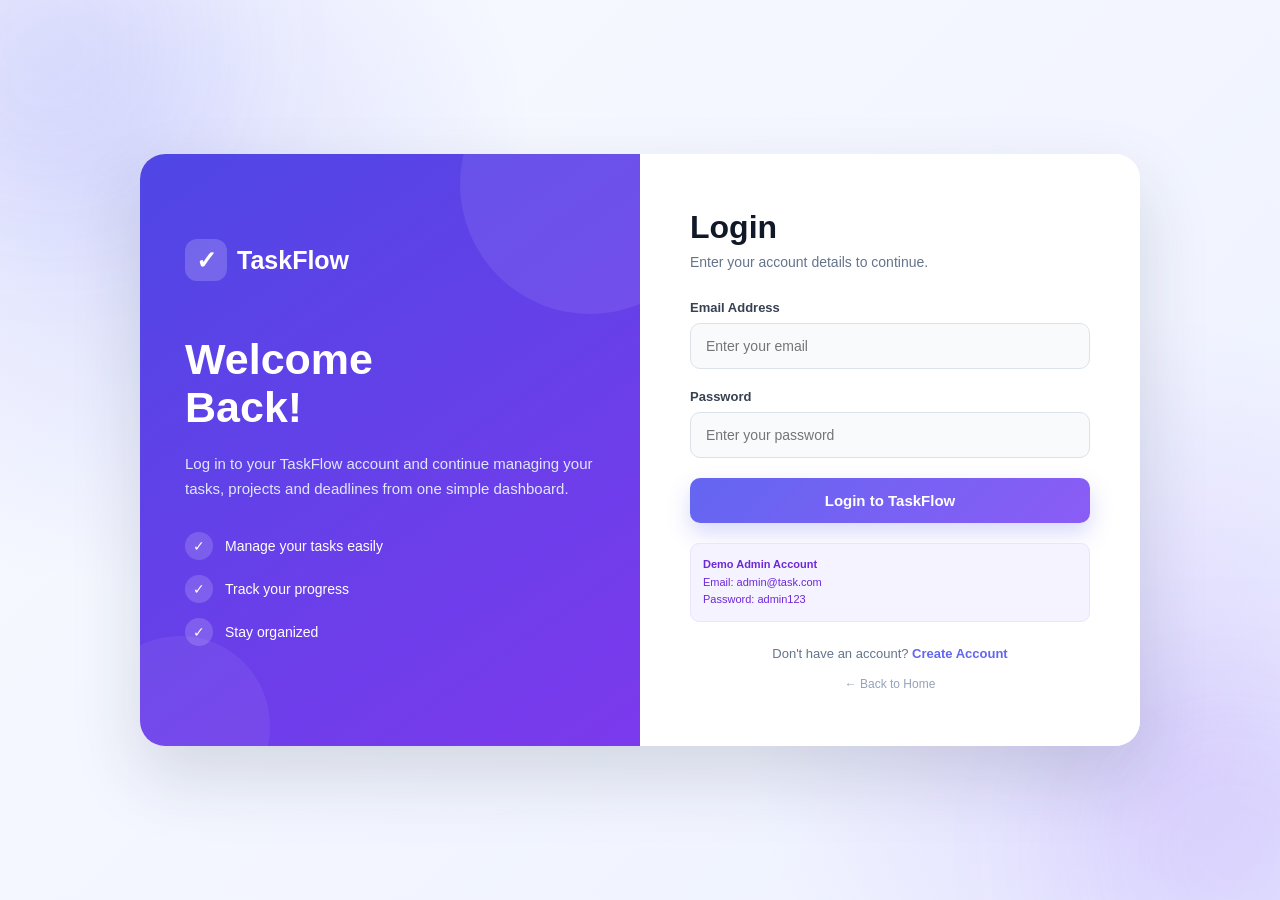
<file: login.html>
<!DOCTYPE html>
<html lang="en">

<head>
    <meta charset="UTF-8">
    <meta name="viewport" content="width=device-width, initial-scale=1.0">

    <title>Login | TaskFlow</title>

    <style>
        * {
            margin: 0;
            padding: 0;
            box-sizing: border-box;
        }
        
        body {
            font-family: Arial, Helvetica, sans-serif;
            min-height: 100vh;
            display: flex;
            align-items: center;
            justify-content: center;
            padding: 30px;
            background: radial-gradient(circle at 10% 20%, rgba(99, 102, 241, 0.18), transparent 30%), radial-gradient(circle at 90% 80%, rgba(139, 92, 246, 0.18), transparent 30%), linear-gradient(135deg, #f8faff, #eef2ff);
        }
        /* Background circles */
        
        body::before {
            content: "";
            position: fixed;
            width: 300px;
            height: 300px;
            border-radius: 50%;
            background: rgba(99, 102, 241, 0.10);
            filter: blur(70px);
            top: -100px;
            left: -100px;
            z-index: -1;
        }
        
        body::after {
            content: "";
            position: fixed;
            width: 300px;
            height: 300px;
            border-radius: 50%;
            background: rgba(139, 92, 246, 0.10);
            filter: blur(70px);
            bottom: -100px;
            right: -100px;
            z-index: -1;
        }
        /* Main Card */
        
        .login-container {
            width: 100%;
            max-width: 1000px;
            display: grid;
            grid-template-columns: 1fr 1fr;
            background: rgba(255, 255, 255, 0.85);
            backdrop-filter: blur(20px);
            border-radius: 25px;
            overflow: hidden;
            box-shadow: 0 30px 70px rgba(30, 41, 59, 0.15);
        }
        /* Left Side */
        
        .login-left {
            padding: 55px 45px;
            color: white;
            display: flex;
            flex-direction: column;
            justify-content: center;
            position: relative;
            overflow: hidden;
            background: linear-gradient(145deg, #4f46e5, #7c3aed);
        }
        
        .login-left::before {
            content: "";
            position: absolute;
            width: 260px;
            height: 260px;
            border-radius: 50%;
            background: rgba(255, 255, 255, 0.08);
            top: -100px;
            right: -80px;
        }
        
        .login-left::after {
            content: "";
            position: absolute;
            width: 180px;
            height: 180px;
            border-radius: 50%;
            background: rgba(255, 255, 255, 0.06);
            bottom: -70px;
            left: -50px;
        }
        
        .brand {
            display: flex;
            align-items: center;
            gap: 10px;
            color: white;
            text-decoration: none;
            font-size: 25px;
            font-weight: 800;
            margin-bottom: 55px;
            position: relative;
            z-index: 2;
        }
        
        .brand-icon {
            width: 42px;
            height: 42px;
            display: flex;
            align-items: center;
            justify-content: center;
            border-radius: 12px;
            background: rgba(255, 255, 255, 0.18);
        }
        
        .login-left-content {
            position: relative;
            z-index: 2;
        }
        
        .login-left h1 {
            font-size: 43px;
            line-height: 1.1;
            margin-bottom: 20px;
        }
        
        .login-left p {
            color: #e0e7ff;
            line-height: 1.7;
            font-size: 15px;
            margin-bottom: 30px;
        }
        
        .benefit {
            display: flex;
            align-items: center;
            gap: 12px;
            margin-bottom: 15px;
            font-size: 14px;
        }
        
        .benefit-icon {
            width: 28px;
            height: 28px;
            display: flex;
            align-items: center;
            justify-content: center;
            border-radius: 50%;
            background: rgba(255, 255, 255, 0.16);
        }
        /* Right Side */
        
        .login-right {
            padding: 55px 50px;
            display: flex;
            flex-direction: column;
            justify-content: center;
            background: rgba(255, 255, 255, 0.9);
        }
        
        .heading {
            margin-bottom: 30px;
        }
        
        .heading h2 {
            font-size: 32px;
            color: #111827;
            margin-bottom: 8px;
        }
        
        .heading p {
            color: #64748b;
            font-size: 14px;
        }
        /* Form */
        
        .form-group {
            margin-bottom: 20px;
        }
        
        .form-group label {
            display: block;
            font-size: 13px;
            font-weight: 700;
            color: #374151;
            margin-bottom: 8px;
        }
        
        .form-group input {
            width: 100%;
            padding: 14px 15px;
            border: 1px solid #dbe2ea;
            border-radius: 10px;
            outline: none;
            background: #f8fafc;
            font-size: 14px;
            transition: 0.3s;
        }
        
        .form-group input:focus {
            background: white;
            border-color: #6366f1;
            box-shadow: 0 0 0 4px rgba(99, 102, 241, 0.10);
        }
        
        .login-btn {
            width: 100%;
            border: none;
            padding: 14px;
            border-radius: 10px;
            background: linear-gradient(135deg, #6366f1, #8b5cf6);
            color: white;
            font-size: 15px;
            font-weight: 700;
            cursor: pointer;
            box-shadow: 0 10px 22px rgba(99, 102, 241, 0.25);
            transition: 0.3s;
        }
        
        .login-btn:hover {
            transform: translateY(-2px);
            box-shadow: 0 15px 28px rgba(99, 102, 241, 0.32);
        }
        /* Admin Demo */
        
        .admin-note {
            margin-top: 20px;
            padding: 12px;
            border-radius: 9px;
            background: #f5f3ff;
            border: 1px solid #e9e5ff;
            color: #6d28d9;
            font-size: 11px;
            line-height: 1.6;
        }
        /* Bottom Links */
        
        .signup-text {
            text-align: center;
            margin-top: 24px;
            color: #64748b;
            font-size: 13px;
        }
        
        .signup-text a {
            color: #6366f1;
            font-weight: 700;
            text-decoration: none;
        }
        
        .signup-text a:hover {
            text-decoration: underline;
        }
        
        .back-home {
            display: block;
            text-align: center;
            margin-top: 16px;
            color: #94a3b8;
            font-size: 12px;
            text-decoration: none;
        }
        
        .back-home:hover {
            color: #6366f1;
        }
        /* Responsive */
        
        @media (max-width: 750px) {
            body {
                padding: 20px;
            }
            .login-container {
                grid-template-columns: 1fr;
            }
            .login-left {
                padding: 40px 30px;
            }
            .login-left h1 {
                font-size: 34px;
            }
            .brand {
                margin-bottom: 30px;
            }
            .login-right {
                padding: 40px 30px;
            }
        }
        
        @media (max-width: 450px) {
            .login-left {
                padding: 30px 22px;
            }
            .login-right {
                padding: 35px 22px;
            }
            .login-left h1 {
                font-size: 29px;
            }
        }
    </style>
</head>

<body>

    <div class="login-container">

        <!-- LEFT SECTION -->

        <section class="login-left">

            <a href="index.html" class="brand">
                <div class="brand-icon">✓</div>
                TaskFlow
            </a>

            <div class="login-left-content">

                <h1>
                    Welcome<br> Back!
                </h1>

                <p>
                    Log in to your TaskFlow account and continue managing your tasks, projects and deadlines from one simple dashboard.
                </p>

                <div class="benefit">
                    <div class="benefit-icon">✓</div>
                    Manage your tasks easily
                </div>

                <div class="benefit">
                    <div class="benefit-icon">✓</div>
                    Track your progress
                </div>

                <div class="benefit">
                    <div class="benefit-icon">✓</div>
                    Stay organized
                </div>

            </div>

        </section>


        <!-- RIGHT SECTION -->

        <section class="login-right">

            <div class="heading">

                <h2>Login</h2>

                <p>
                    Enter your account details to continue.
                </p>

            </div>


            <form onsubmit="login(event)">

                <div class="form-group">

                    <label for="email">
                        Email Address
                    </label>

                    <input type="email" id="email" placeholder="Enter your email" required>

                </div>


                <div class="form-group">

                    <label for="password">
                        Password
                    </label>

                    <input type="password" id="password" placeholder="Enter your password" required>

                </div>


                <button type="submit" class="login-btn">
                    Login to TaskFlow
                </button>

            </form>


            <div class="admin-note">

                <strong>Demo Admin Account</strong><br> Email: admin@task.com<br> Password: admin123

            </div>


            <div class="signup-text">

                Don't have an account?

                <a href="signup.html">
                    Create Account
                </a>

            </div>


            <a href="index.html" class="back-home">
                ← Back to Home
            </a>

        </section>

    </div>


    <script src="js/auth.js"></script>

</body>

</html>
</file>
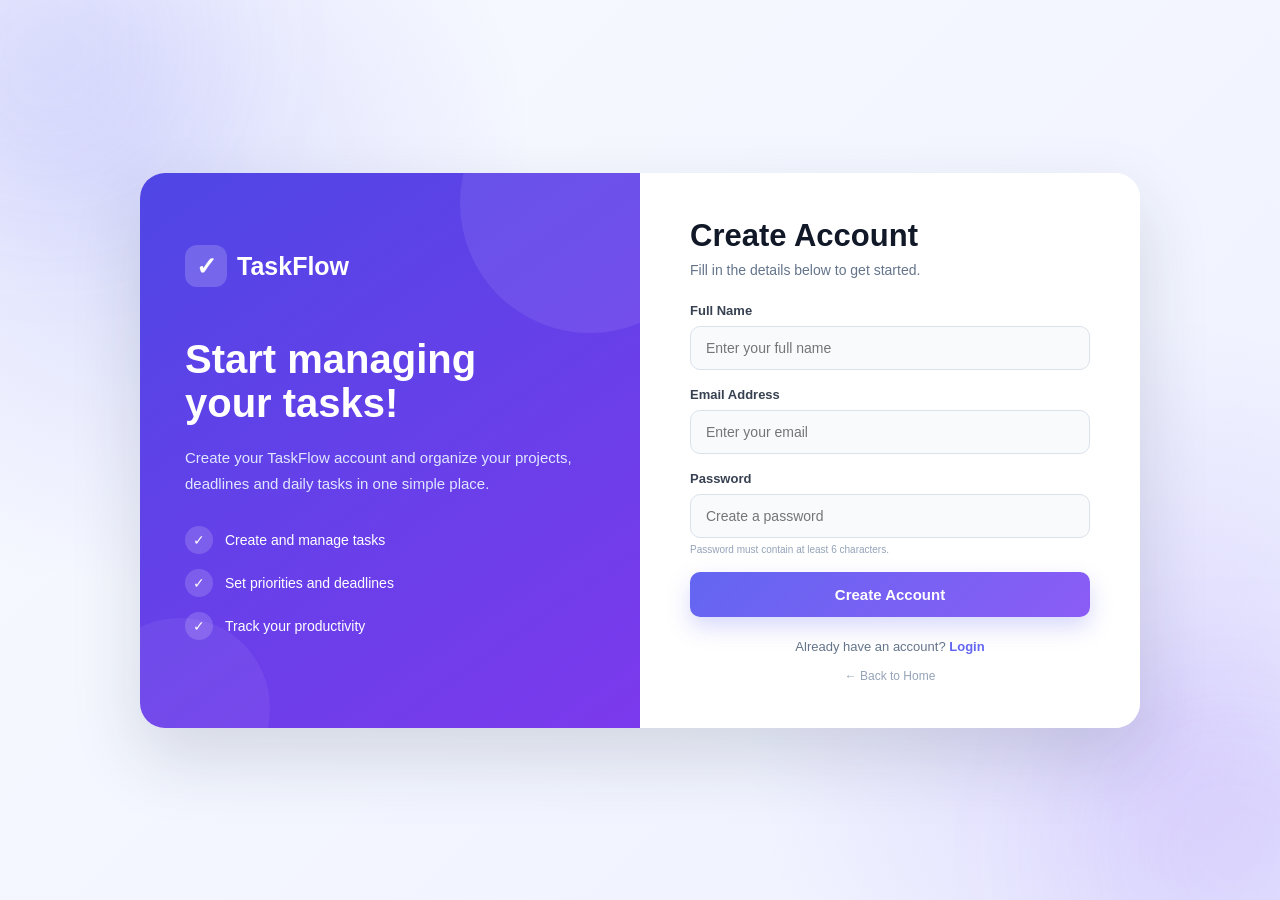
<file: signup.html>
<!DOCTYPE html>
<html lang="en">

<head>
    <meta charset="UTF-8">
    <meta name="viewport" content="width=device-width, initial-scale=1.0">

    <title>Sign Up | TaskFlow</title>

    <style>
        * {
            margin: 0;
            padding: 0;
            box-sizing: border-box;
        }
        
        body {
            font-family: Arial, Helvetica, sans-serif;
            min-height: 100vh;
            display: flex;
            align-items: center;
            justify-content: center;
            padding: 30px;
            background: radial-gradient(circle at 10% 20%, rgba(99, 102, 241, 0.18), transparent 30%), radial-gradient(circle at 90% 80%, rgba(139, 92, 246, 0.18), transparent 30%), linear-gradient(135deg, #f8faff, #eef2ff);
        }
        /* Background circles */
        
        body::before {
            content: "";
            position: fixed;
            width: 300px;
            height: 300px;
            border-radius: 50%;
            background: rgba(99, 102, 241, 0.10);
            filter: blur(70px);
            top: -100px;
            left: -100px;
            z-index: -1;
        }
        
        body::after {
            content: "";
            position: fixed;
            width: 300px;
            height: 300px;
            border-radius: 50%;
            background: rgba(139, 92, 246, 0.10);
            filter: blur(70px);
            bottom: -100px;
            right: -100px;
            z-index: -1;
        }
        /* Main Container */
        
        .signup-container {
            width: 100%;
            max-width: 1000px;
            display: grid;
            grid-template-columns: 1fr 1fr;
            background: rgba(255, 255, 255, 0.85);
            backdrop-filter: blur(20px);
            border-radius: 25px;
            overflow: hidden;
            box-shadow: 0 30px 70px rgba(30, 41, 59, 0.15);
        }
        /* Left Side */
        
        .signup-left {
            padding: 50px 45px;
            color: white;
            display: flex;
            flex-direction: column;
            justify-content: center;
            position: relative;
            overflow: hidden;
            background: linear-gradient(145deg, #4f46e5, #7c3aed);
        }
        
        .signup-left::before {
            content: "";
            position: absolute;
            width: 260px;
            height: 260px;
            border-radius: 50%;
            background: rgba(255, 255, 255, 0.08);
            top: -100px;
            right: -80px;
        }
        
        .signup-left::after {
            content: "";
            position: absolute;
            width: 180px;
            height: 180px;
            border-radius: 50%;
            background: rgba(255, 255, 255, 0.06);
            bottom: -70px;
            left: -50px;
        }
        
        .brand {
            display: flex;
            align-items: center;
            gap: 10px;
            color: white;
            text-decoration: none;
            font-size: 25px;
            font-weight: 800;
            margin-bottom: 50px;
            position: relative;
            z-index: 2;
        }
        
        .brand-icon {
            width: 42px;
            height: 42px;
            display: flex;
            align-items: center;
            justify-content: center;
            border-radius: 12px;
            background: rgba(255, 255, 255, 0.18);
        }
        
        .signup-left-content {
            position: relative;
            z-index: 2;
        }
        
        .signup-left h1 {
            font-size: 40px;
            line-height: 1.1;
            margin-bottom: 20px;
        }
        
        .signup-left p {
            color: #e0e7ff;
            line-height: 1.7;
            font-size: 15px;
            margin-bottom: 30px;
        }
        
        .benefit {
            display: flex;
            align-items: center;
            gap: 12px;
            margin-bottom: 15px;
            font-size: 14px;
        }
        
        .benefit-icon {
            width: 28px;
            height: 28px;
            display: flex;
            align-items: center;
            justify-content: center;
            border-radius: 50%;
            background: rgba(255, 255, 255, 0.16);
        }
        /* Right Side */
        
        .signup-right {
            padding: 45px 50px;
            display: flex;
            flex-direction: column;
            justify-content: center;
            background: rgba(255, 255, 255, 0.9);
        }
        
        .heading {
            margin-bottom: 25px;
        }
        
        .heading h2 {
            font-size: 31px;
            color: #111827;
            margin-bottom: 8px;
        }
        
        .heading p {
            color: #64748b;
            font-size: 14px;
        }
        /* Form */
        
        .form-group {
            margin-bottom: 17px;
        }
        
        .form-group label {
            display: block;
            font-size: 13px;
            font-weight: 700;
            color: #374151;
            margin-bottom: 8px;
        }
        
        .form-group input {
            width: 100%;
            padding: 13px 15px;
            border: 1px solid #dbe2ea;
            border-radius: 10px;
            outline: none;
            background: #f8fafc;
            font-size: 14px;
            transition: 0.3s;
        }
        
        .form-group input:focus {
            background: white;
            border-color: #6366f1;
            box-shadow: 0 0 0 4px rgba(99, 102, 241, 0.10);
        }
        
        .password-hint {
            color: #94a3b8;
            font-size: 10px;
            margin-top: 6px;
        }
        
        .signup-btn {
            width: 100%;
            border: none;
            padding: 14px;
            border-radius: 10px;
            background: linear-gradient(135deg, #6366f1, #8b5cf6);
            color: white;
            font-size: 15px;
            font-weight: 700;
            cursor: pointer;
            box-shadow: 0 10px 22px rgba(99, 102, 241, 0.25);
            transition: 0.3s;
        }
        
        .signup-btn:hover {
            transform: translateY(-2px);
            box-shadow: 0 15px 28px rgba(99, 102, 241, 0.32);
        }
        /* Bottom */
        
        .login-text {
            text-align: center;
            margin-top: 22px;
            color: #64748b;
            font-size: 13px;
        }
        
        .login-text a {
            color: #6366f1;
            font-weight: 700;
            text-decoration: none;
        }
        
        .login-text a:hover {
            text-decoration: underline;
        }
        
        .back-home {
            display: block;
            text-align: center;
            margin-top: 15px;
            color: #94a3b8;
            font-size: 12px;
            text-decoration: none;
        }
        
        .back-home:hover {
            color: #6366f1;
        }
        /* Responsive */
        
        @media (max-width: 750px) {
            body {
                padding: 20px;
            }
            .signup-container {
                grid-template-columns: 1fr;
            }
            .signup-left {
                padding: 40px 30px;
            }
            .signup-left h1 {
                font-size: 33px;
            }
            .brand {
                margin-bottom: 30px;
            }
            .signup-right {
                padding: 40px 30px;
            }
        }
        
        @media (max-width: 450px) {
            .signup-left {
                padding: 30px 22px;
            }
            .signup-right {
                padding: 35px 22px;
            }
            .signup-left h1 {
                font-size: 29px;
            }
        }
    </style>
</head>

<body>

    <div class="signup-container">

        <!-- LEFT SECTION -->

        <section class="signup-left">

            <a href="index.html" class="brand">

                <div class="brand-icon">
                    ✓
                </div>

                TaskFlow

            </a>


            <div class="signup-left-content">

                <h1>
                    Start managing<br> your tasks!
                </h1>

                <p>
                    Create your TaskFlow account and organize your projects, deadlines and daily tasks in one simple place.
                </p>

                <div class="benefit">

                    <div class="benefit-icon">
                        ✓
                    </div>

                    Create and manage tasks

                </div>


                <div class="benefit">

                    <div class="benefit-icon">
                        ✓
                    </div>

                    Set priorities and deadlines

                </div>


                <div class="benefit">

                    <div class="benefit-icon">
                        ✓
                    </div>

                    Track your productivity

                </div>

            </div>

        </section>


        <!-- RIGHT SECTION -->

        <section class="signup-right">

            <div class="heading">

                <h2>Create Account</h2>

                <p>
                    Fill in the details below to get started.
                </p>

            </div>


            <form onsubmit="signup(event)">

                <div class="form-group">

                    <label for="name">
                        Full Name
                    </label>

                    <input type="text" id="name" placeholder="Enter your full name" required>

                </div>


                <div class="form-group">

                    <label for="email">
                        Email Address
                    </label>

                    <input type="email" id="email" placeholder="Enter your email" required>

                </div>


                <div class="form-group">

                    <label for="password">
                        Password
                    </label>

                    <input type="password" id="password" placeholder="Create a password" minlength="6" required>

                    <div class="password-hint">
                        Password must contain at least 6 characters.
                    </div>

                </div>


                <button type="submit" class="signup-btn">

                    Create Account

                </button>

            </form>


            <div class="login-text">

                Already have an account?

                <a href="login.html">
                    Login
                </a>

            </div>


            <a href="index.html" class="back-home">
                ← Back to Home
            </a>

        </section>

    </div>


    <script src="js/auth.js"></script>

</body>

</html>
</file>
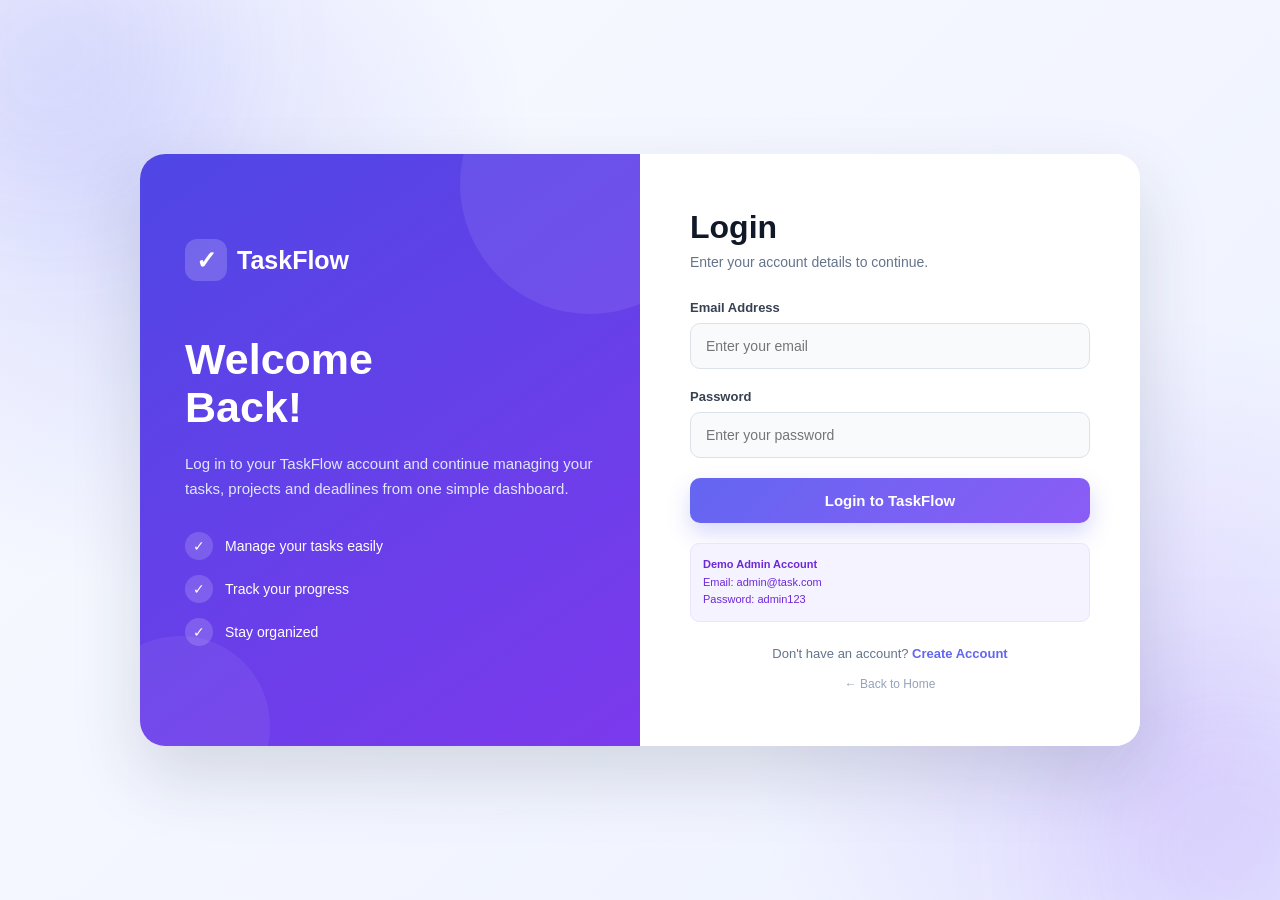
<file: admin/admin-dashboard.html>
<!DOCTYPE html>
<html lang="en">

<head>

    <meta charset="UTF-8">

    <meta name="viewport" content="width=device-width, initial-scale=1.0">

    <title>Admin Dashboard - TaskFlow</title>

    <style>
        * {
            margin: 0;
            padding: 0;
            box-sizing: border-box;
            font-family: Arial, sans-serif;
        }
        
        body {
            background: #f5f7fb;
            color: #1f2937;
        }
        /* ================= HEADER ================= */
        
        .header {
            height: 70px;
            background: white;
            display: flex;
            align-items: center;
            justify-content: space-between;
            padding: 0 35px;
            border-bottom: 1px solid #e5e7eb;
            position: sticky;
            top: 0;
            z-index: 10;
        }
        
        .logo {
            font-size: 25px;
            font-weight: bold;
            color: #5b4bdb;
        }
        
        .logo span {
            color: #111827;
        }
        
        .admin-info {
            display: flex;
            align-items: center;
            gap: 15px;
        }
        
        .admin-badge {
            background: #ede9fe;
            color: #5b4bdb;
            padding: 8px 14px;
            border-radius: 20px;
            font-size: 13px;
            font-weight: bold;
        }
        
        .logout-btn {
            border: none;
            background: #ef4444;
            color: white;
            padding: 10px 18px;
            border-radius: 8px;
            cursor: pointer;
            font-weight: bold;
        }
        
        .logout-btn:hover {
            background: #dc2626;
        }
        /* ================= LAYOUT ================= */
        
        .layout {
            display: grid;
            grid-template-columns: 230px 1fr;
            min-height: calc(100vh - 70px);
        }
        /* ================= SIDEBAR ================= */
        
        .sidebar {
            background: #111827;
            padding: 25px 15px;
        }
        
        .sidebar h3 {
            color: #9ca3af;
            font-size: 12px;
            text-transform: uppercase;
            margin: 10px 15px 15px;
        }
        
        .sidebar a {
            display: block;
            text-decoration: none;
            color: #d1d5db;
            padding: 13px 15px;
            margin-bottom: 6px;
            border-radius: 8px;
            transition: 0.2s;
        }
        
        .sidebar a:hover,
        .sidebar a.active {
            background: #5b4bdb;
            color: white;
        }
        /* ================= MAIN ================= */
        
        .main {
            padding: 35px;
            overflow-x: auto;
        }
        
        .page-title {
            margin-bottom: 8px;
            font-size: 30px;
        }
        
        .page-subtitle {
            color: #6b7280;
            margin-bottom: 30px;
        }
        /* ================= STAT CARDS ================= */
        
        .stats {
            display: grid;
            grid-template-columns: repeat(4, minmax(180px, 1fr));
            gap: 20px;
            margin-bottom: 30px;
        }
        
        .stat-card {
            background: white;
            padding: 25px;
            border-radius: 14px;
            border: 1px solid #e5e7eb;
            box-shadow: 0 5px 20px rgba(0, 0, 0, 0.04);
        }
        
        .stat-icon {
            font-size: 25px;
            margin-bottom: 15px;
        }
        
        .stat-card h3 {
            font-size: 30px;
            margin-bottom: 5px;
        }
        
        .stat-card p {
            color: #6b7280;
            font-size: 14px;
        }
        /* ================= SECTIONS ================= */
        
        .section {
            background: white;
            border-radius: 14px;
            padding: 25px;
            margin-bottom: 30px;
            border: 1px solid #e5e7eb;
            box-shadow: 0 5px 20px rgba(0, 0, 0, 0.04);
        }
        
        .section-header {
            display: flex;
            justify-content: space-between;
            align-items: center;
            margin-bottom: 20px;
        }
        
        .section-header h2 {
            font-size: 20px;
        }
        /* ================= TABLE ================= */
        
        .table-container {
            overflow-x: auto;
        }
        
        table {
            width: 100%;
            border-collapse: collapse;
            min-width: 650px;
        }
        
        th,
        td {
            padding: 14px;
            text-align: left;
            border-bottom: 1px solid #e5e7eb;
        }
        
        th {
            color: #6b7280;
            font-size: 13px;
            background: #f9fafb;
        }
        
        td {
            font-size: 14px;
        }
        
        tr:hover {
            background: #fafafa;
        }
        /* ================= BADGES ================= */
        
        .badge {
            padding: 6px 10px;
            border-radius: 20px;
            font-size: 12px;
            font-weight: bold;
            display: inline-block;
        }
        
        .badge-admin {
            background: #ede9fe;
            color: #5b4bdb;
        }
        
        .badge-user {
            background: #dbeafe;
            color: #2563eb;
        }
        
        .badge-completed {
            background: #dcfce7;
            color: #16a34a;
        }
        
        .badge-pending {
            background: #fef3c7;
            color: #d97706;
        }
        /* ================= BUTTONS ================= */
        
        .delete-btn {
            background: #fee2e2;
            color: #dc2626;
            border: none;
            padding: 7px 12px;
            border-radius: 7px;
            cursor: pointer;
        }
        
        .delete-btn:hover {
            background: #fecaca;
        }
        /* ================= SYSTEM INFO ================= */
        
        .system-info {
            display: grid;
            grid-template-columns: repeat(3, 1fr);
            gap: 20px;
        }
        
        .info-box {
            background: #f9fafb;
            padding: 20px;
            border-radius: 10px;
        }
        
        .info-box h4 {
            margin-bottom: 8px;
            color: #374151;
        }
        
        .info-box p {
            color: #6b7280;
            font-size: 14px;
        }
        /* ================= RESPONSIVE ================= */
        
        @media (max-width: 1000px) {
            .stats {
                grid-template-columns: repeat(2, 1fr);
            }
            .system-info {
                grid-template-columns: 1fr;
            }
        }
        
        @media (max-width: 700px) {
            .layout {
                grid-template-columns: 1fr;
            }
            .sidebar {
                display: none;
            }
            .header {
                padding: 0 15px;
            }
            .main {
                padding: 20px;
            }
            .stats {
                grid-template-columns: 1fr;
            }
            .page-title {
                font-size: 24px;
            }
            .admin-badge {
                display: none;
            }
        }
    </style>

</head>


<body>


    <!-- ================= HEADER ================= -->

    <header class="header">

        <div class="logo">
            Task<span>Flow</span>
        </div>

        <div class="admin-info">

            <span class="admin-badge">
            👑 Administrator
        </span>

            <button class="logout-btn" onclick="logout()">

            Logout

        </button>

        </div>

    </header>


    <!-- ================= LAYOUT ================= -->

    <div class="layout">


        <!-- ================= SIDEBAR ================= -->

        <aside class="sidebar">

            <h3>Admin Panel</h3>

            <a href="admin-dashboard.html" class="active">

            📊 Dashboard

        </a>

            <a href="#users">

            👥 Users

        </a>

            <a href="#tasks">

            📋 Tasks

        </a>

            <a href="#system">

            ⚙️ System

        </a>

        </aside>


        <!-- ================= MAIN ================= -->

        <main class="main">

            <h1 class="page-title">
                Admin Dashboard
            </h1>

            <p class="page-subtitle">
                Manage users, tasks and monitor the TaskFlow system.
            </p>


            <!-- ================= STATS ================= -->

            <section class="stats">

                <div class="stat-card">

                    <div class="stat-icon">
                        👥
                    </div>

                    <h3 id="totalUsers">
                        0
                    </h3>

                    <p>Total Users</p>

                </div>


                <div class="stat-card">

                    <div class="stat-icon">
                        📋
                    </div>

                    <h3 id="totalTasks">
                        0
                    </h3>

                    <p>Total Tasks</p>

                </div>


                <div class="stat-card">

                    <div class="stat-icon">
                        ✅
                    </div>

                    <h3 id="completedTasks">
                        0
                    </h3>

                    <p>Completed Tasks</p>

                </div>


                <div class="stat-card">

                    <div class="stat-icon">
                        ⏳
                    </div>

                    <h3 id="pendingTasks">
                        0
                    </h3>

                    <p>Pending Tasks</p>

                </div>

            </section>


            <!-- ================= USERS ================= -->

            <section class="section" id="users">

                <div class="section-header">

                    <h2>
                        👥 Registered Users
                    </h2>

                </div>


                <div class="table-container">

                    <table>

                        <thead>

                            <tr>

                                <th>ID</th>
                                <th>Name</th>
                                <th>Email</th>
                                <th>Role</th>
                                <th>Action</th>

                            </tr>

                        </thead>

                        <tbody id="usersTable">

                            <tr>
                                <td colspan="5">
                                    Loading users...
                                </td>
                            </tr>

                        </tbody>

                    </table>

                </div>

            </section>


            <!-- ================= TASKS ================= -->

            <section class="section" id="tasks">

                <div class="section-header">

                    <h2>
                        📋 All Tasks
                    </h2>

                </div>


                <div class="table-container">

                    <table>

                        <thead>

                            <tr>

                                <th>Task</th>
                                <th>User</th>
                                <th>Project</th>
                                <th>Priority</th>
                                <th>Status</th>
                                <th>Deadline</th>
                                <th>Action</th>

                            </tr>

                        </thead>

                        <tbody id="tasksTable">

                            <tr>

                                <td colspan="7">
                                    Loading tasks...
                                </td>

                            </tr>

                        </tbody>

                    </table>

                </div>

            </section>


            <!-- ================= SYSTEM INFO ================= -->

            <section class="section" id="system">

                <div class="section-header">

                    <h2>
                        ⚙️ System Information
                    </h2>

                </div>


                <div class="system-info">

                    <div class="info-box">

                        <h4>
                            💾 Storage
                        </h4>

                        <p>
                            Data is stored locally using browser Local Storage.
                        </p>

                    </div>


                    <div class="info-box">

                        <h4>
                            🛠 Technology
                        </h4>

                        <p>
                            HTML, CSS and JavaScript are used to build TaskFlow.
                        </p>

                    </div>


                    <div class="info-box">

                        <h4>
                            🔐 Authentication
                        </h4>

                        <p>
                            Login and signup are managed using Local Storage.
                        </p>

                    </div>

                </div>

            </section>

        </main>

    </div>


    <!-- ================= JAVASCRIPT ================= -->

    <script src="../js/auth.js"></script>
    <script src="../js/admin.js"></script>


</body>

</html>
</file>
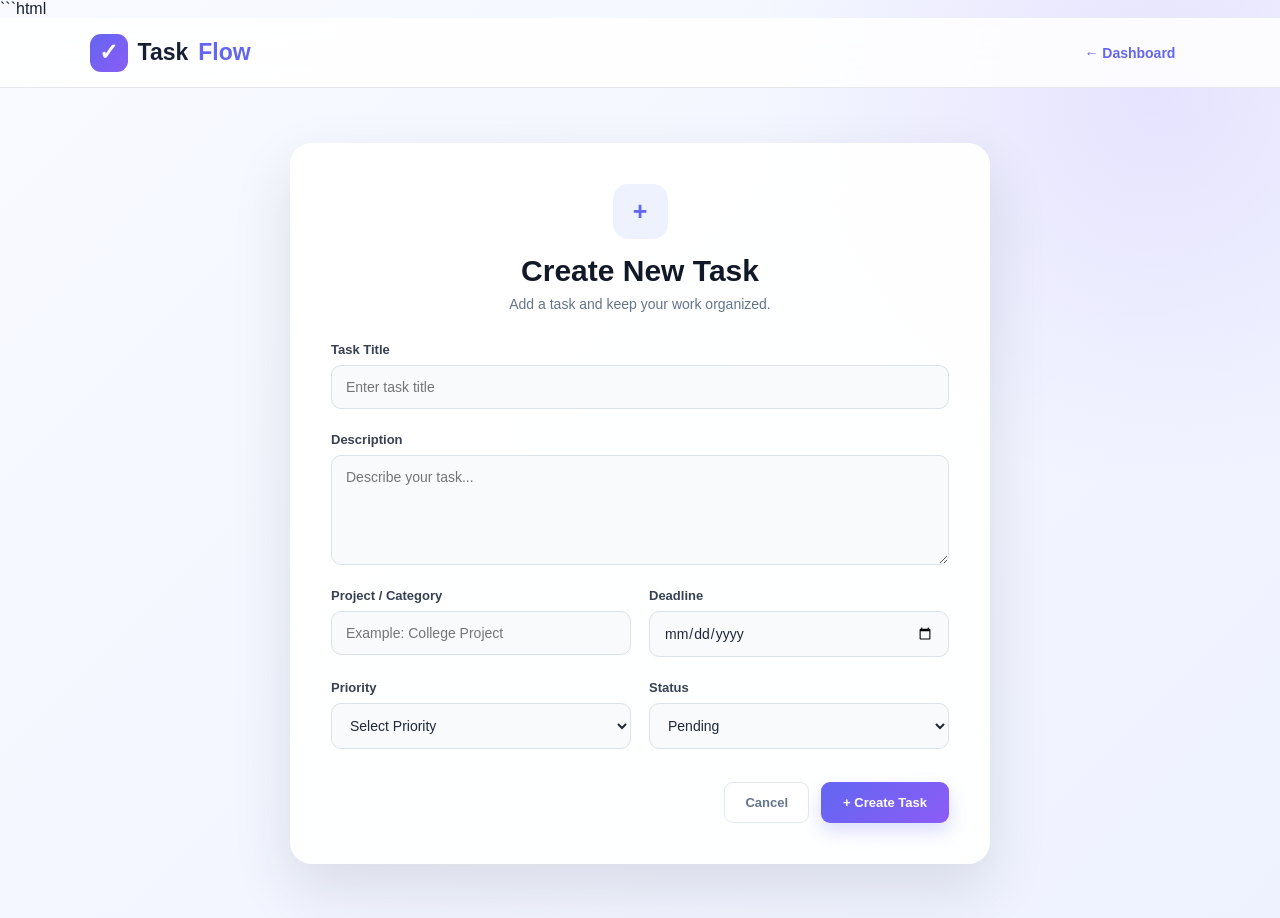
<file: user/add-task.html>
```html
<!DOCTYPE html>
<html lang="en">

<head>

    <meta charset="UTF-8">

    <meta name="viewport" content="width=device-width, initial-scale=1.0">

    <title>Add Task | TaskFlow</title>

    <style>
        * {
            margin: 0;
            padding: 0;
            box-sizing: border-box;
        }
        
        body {
            font-family: Arial, Helvetica, sans-serif;
            min-height: 100vh;
            background: radial-gradient( circle at 90% 10%, rgba(139, 92, 246, 0.12), transparent 28%), linear-gradient( 135deg, #f8faff, #eef2ff);
            color: #172033;
        }
        /* =========================
           HEADER
        ========================= */
        
        .topbar {
            height: 70px;
            display: flex;
            align-items: center;
            justify-content: space-between;
            padding: 0 7%;
            background: rgba(255, 255, 255, 0.85);
            backdrop-filter: blur(15px);
            border-bottom: 1px solid #e5e7eb;
        }
        
        .brand {
            display: flex;
            align-items: center;
            gap: 10px;
            text-decoration: none;
            color: #172033;
            font-size: 23px;
            font-weight: 800;
        }
        
        .brand-icon {
            width: 38px;
            height: 38px;
            display: flex;
            align-items: center;
            justify-content: center;
            border-radius: 11px;
            background: linear-gradient( 135deg, #6366f1, #8b5cf6);
            color: white;
        }
        
        .brand span {
            color: #6366f1;
        }
        
        .back-dashboard {
            color: #6366f1;
            text-decoration: none;
            font-size: 14px;
            font-weight: 700;
            padding: 9px 15px;
            border-radius: 8px;
            transition: 0.3s;
        }
        
        .back-dashboard:hover {
            background: #eef2ff;
        }
        /* =========================
           PAGE
        ========================= */
        
        .page {
            min-height: calc(100vh - 70px);
            display: flex;
            align-items: center;
            justify-content: center;
            padding: 45px 20px;
        }
        
        .form-card {
            width: 100%;
            max-width: 700px;
            background: rgba(255, 255, 255, 0.92);
            border: 1px solid rgba(255, 255, 255, 0.9);
            border-radius: 22px;
            padding: 40px;
            box-shadow: 0 25px 60px rgba(30, 41, 59, 0.12);
        }
        /* =========================
           HEADING
        ========================= */
        
        .form-heading {
            text-align: center;
            margin-bottom: 30px;
        }
        
        .form-icon {
            width: 55px;
            height: 55px;
            margin: 0 auto 15px;
            display: flex;
            align-items: center;
            justify-content: center;
            border-radius: 15px;
            background: #eef2ff;
            color: #6366f1;
            font-size: 25px;
            font-weight: bold;
        }
        
        .form-heading h1 {
            color: #111827;
            font-size: 30px;
            margin-bottom: 8px;
        }
        
        .form-heading p {
            color: #64748b;
            font-size: 14px;
        }
        /* =========================
           FORM
        ========================= */
        
        .form-grid {
            display: grid;
            grid-template-columns: 1fr 1fr;
            gap: 18px;
        }
        
        .form-group {
            margin-bottom: 5px;
        }
        
        .full-width {
            grid-column: 1 / -1;
        }
        
        .form-group label {
            display: block;
            color: #374151;
            font-size: 13px;
            font-weight: 700;
            margin-bottom: 8px;
        }
        
        .form-group input,
        .form-group select,
        .form-group textarea {
            width: 100%;
            padding: 13px 14px;
            border: 1px solid #dbe2ea;
            border-radius: 10px;
            outline: none;
            background: #f8fafc;
            color: #1f2937;
            font-family: inherit;
            font-size: 14px;
            transition: 0.3s;
        }
        
        .form-group textarea {
            resize: vertical;
            min-height: 110px;
        }
        
        .form-group input:focus,
        .form-group select:focus,
        .form-group textarea:focus {
            background: white;
            border-color: #6366f1;
            box-shadow: 0 0 0 4px rgba(99, 102, 241, 0.10);
        }
        /* =========================
           BUTTONS
        ========================= */
        
        .buttons {
            display: flex;
            justify-content: flex-end;
            gap: 12px;
            margin-top: 28px;
        }
        
        .cancel-btn {
            padding: 12px 20px;
            border-radius: 9px;
            border: 1px solid #e2e8f0;
            background: white;
            color: #64748b;
            text-decoration: none;
            font-size: 13px;
            font-weight: 700;
            transition: 0.3s;
        }
        
        .cancel-btn:hover {
            background: #f8fafc;
            color: #374151;
        }
        
        .save-btn {
            padding: 12px 22px;
            border: none;
            border-radius: 9px;
            background: linear-gradient( 135deg, #6366f1, #8b5cf6);
            color: white;
            font-size: 13px;
            font-weight: 700;
            cursor: pointer;
            box-shadow: 0 8px 18px rgba(99, 102, 241, 0.23);
            transition: 0.3s;
        }
        
        .save-btn:hover {
            transform: translateY(-2px);
            box-shadow: 0 12px 25px rgba(99, 102, 241, 0.3);
        }
        /* =========================
           RESPONSIVE
        ========================= */
        
        @media (max-width: 650px) {
            .topbar {
                padding: 0 20px;
            }
            .form-card {
                padding: 30px 22px;
            }
            .form-grid {
                grid-template-columns: 1fr;
            }
            .full-width {
                grid-column: auto;
            }
            .buttons {
                flex-direction: column;
            }
            .cancel-btn,
            .save-btn {
                width: 100%;
                text-align: center;
            }
            .form-heading h1 {
                font-size: 26px;
            }
        }
    </style>

</head>

<body>

    <!-- =========================
         HEADER
    ========================= -->

    <header class="topbar">

        <a href="user-dashboard.html" class="brand">

            <div class="brand-icon">
                ✓
            </div>

            Task<span>Flow</span>

        </a>


        <a href="user-dashboard.html" class="back-dashboard">

            ← Dashboard

        </a>

    </header>


    <!-- =========================
         FORM PAGE
    ========================= -->

    <main class="page">

        <section class="form-card">

            <div class="form-heading">

                <div class="form-icon">
                    +
                </div>

                <h1>
                    Create New Task
                </h1>

                <p>
                    Add a task and keep your work organized.
                </p>

            </div>


            <form onsubmit="addTask(event)">

                <div class="form-grid">

                    <!-- Task Title -->

                    <div class="form-group full-width">

                        <label for="title">
                            Task Title
                        </label>

                        <input type="text" id="title" placeholder="Enter task title" required>

                    </div>


                    <!-- Description -->

                    <div class="form-group full-width">

                        <label for="description">
                            Description
                        </label>

                        <textarea id="description" placeholder="Describe your task..."></textarea>

                    </div>


                    <!-- Project -->

                    <div class="form-group">

                        <label for="project">
                            Project / Category
                        </label>

                        <input type="text" id="project" placeholder="Example: College Project" required>

                    </div>


                    <!-- Deadline -->

                    <div class="form-group">

                        <label for="deadline">
                            Deadline
                        </label>

                        <input type="date" id="deadline" required>

                    </div>


                    <!-- Priority -->

                    <div class="form-group">

                        <label for="priority">
                            Priority
                        </label>

                        <select id="priority" required>

                            <option value="">
                                Select Priority
                            </option>

                            <option value="High">
                                High
                            </option>

                            <option value="Medium">
                                Medium
                            </option>

                            <option value="Low">
                                Low
                            </option>

                        </select>

                    </div>


                    <!-- Status -->

                    <div class="form-group">

                        <label for="status">
                            Status
                        </label>

                        <select id="status">

                            <option value="pending">
                                Pending
                            </option>

                            <option value="completed">
                                Completed
                            </option>

                        </select>

                    </div>

                </div>


                <!-- BUTTONS -->

                <div class="buttons">

                    <a href="user-dashboard.html" class="cancel-btn">

                        Cancel

                    </a>


                    <button type="submit" class="save-btn">

                        + Create Task

                    </button>

                </div>

            </form>

        </section>

    </main>


    <!-- AUTH -->

    <script src="../js/auth.js"></script>

    <!-- USER FUNCTIONS -->

    <script src="../js/user.js"></script>

</body>

</html>
</file>
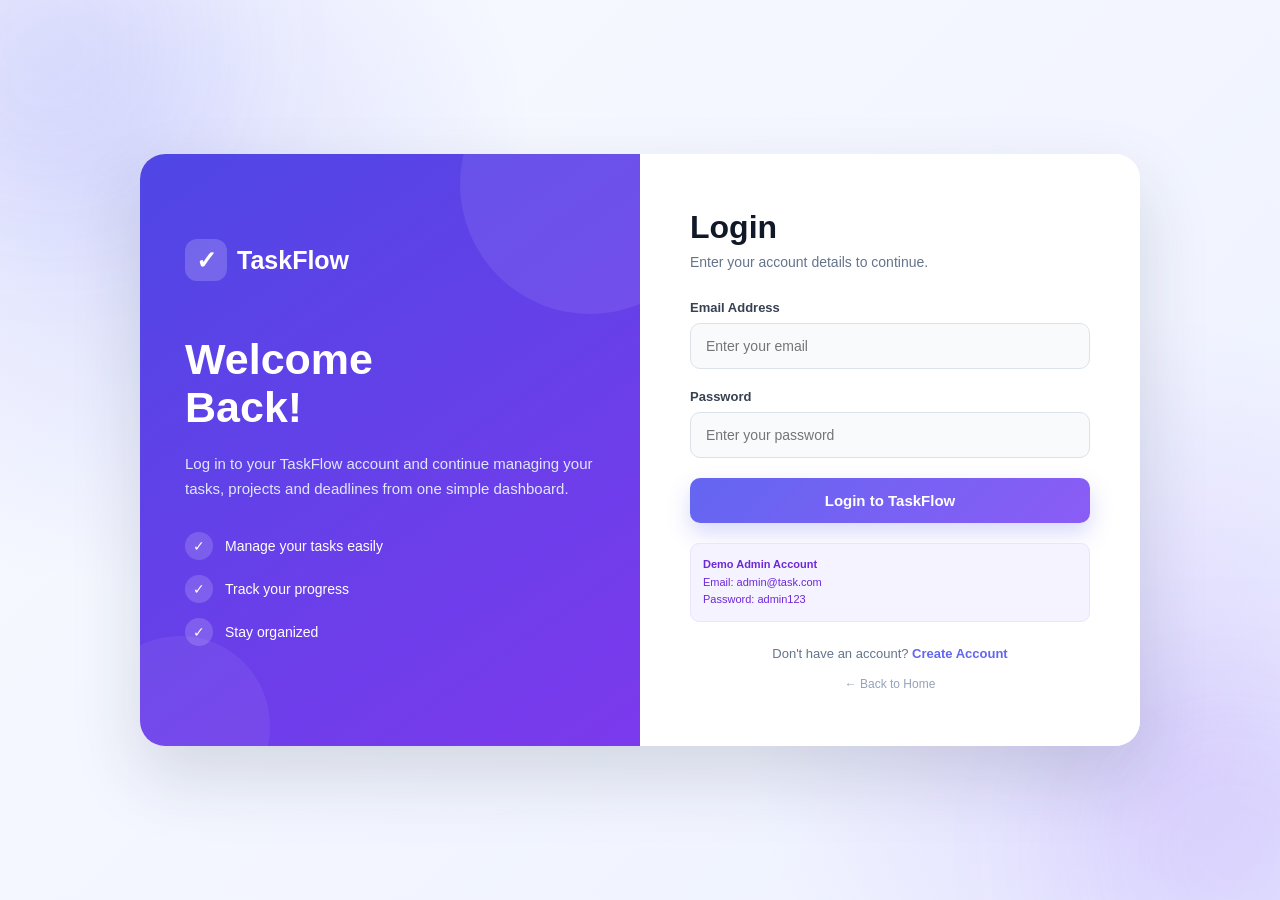
<file: user/user-dashboard.html>
<!DOCTYPE html>
<html lang="en">

<head>

    <meta charset="UTF-8">

    <meta name="viewport" content="width=device-width, initial-scale=1.0">

    <title>User Dashboard | TaskFlow</title>

    <style>
        * {
            margin: 0;
            padding: 0;
            box-sizing: border-box;
        }
        
        body {
            font-family: Arial, Helvetica, sans-serif;
            min-height: 100vh;
            background: radial-gradient( circle at 90% 10%, rgba(139, 92, 246, 0.10), transparent 25%), #f5f7fb;
            color: #172033;
        }
        /* ==============================
           HEADER
        ============================== */
        
        .topbar {
            height: 70px;
            display: flex;
            align-items: center;
            justify-content: space-between;
            padding: 0 35px;
            background: rgba(255, 255, 255, 0.90);
            backdrop-filter: blur(15px);
            border-bottom: 1px solid #e5e7eb;
            position: sticky;
            top: 0;
            z-index: 100;
        }
        
        .brand {
            display: flex;
            align-items: center;
            gap: 10px;
            text-decoration: none;
            color: #172033;
            font-size: 23px;
            font-weight: 800;
        }
        
        .brand-icon {
            width: 38px;
            height: 38px;
            display: flex;
            align-items: center;
            justify-content: center;
            border-radius: 11px;
            background: linear-gradient( 135deg, #6366f1, #8b5cf6);
            color: white;
            box-shadow: 0 7px 15px rgba(99, 102, 241, 0.22);
        }
        
        .brand span {
            color: #6366f1;
        }
        
        .user-area {
            display: flex;
            align-items: center;
            gap: 15px;
        }
        
        .user-name {
            color: #475569;
            font-size: 14px;
            font-weight: 600;
        }
        
        .logout-btn {
            border: none;
            padding: 9px 16px;
            border-radius: 8px;
            background: #fee2e2;
            color: #dc2626;
            font-weight: 700;
            cursor: pointer;
            transition: 0.3s;
        }
        
        .logout-btn:hover {
            background: #fecaca;
        }
        /* ==============================
           LAYOUT
        ============================== */
        
        .dashboard {
            display: grid;
            grid-template-columns: 230px 1fr;
            min-height: calc(100vh - 70px);
        }
        /* ==============================
           SIDEBAR
        ============================== */
        
        .sidebar {
            background: white;
            border-right: 1px solid #e5e7eb;
            padding: 25px 15px;
        }
        
        .sidebar-title {
            color: #94a3b8;
            font-size: 11px;
            font-weight: 800;
            text-transform: uppercase;
            letter-spacing: 1px;
            padding: 0 12px;
            margin-bottom: 12px;
        }
        
        .sidebar a {
            display: flex;
            align-items: center;
            gap: 12px;
            padding: 12px;
            margin-bottom: 5px;
            border-radius: 9px;
            text-decoration: none;
            color: #64748b;
            font-size: 14px;
            font-weight: 600;
            transition: 0.3s;
        }
        
        .sidebar a:hover,
        .sidebar a.active {
            background: #eef2ff;
            color: #6366f1;
        }
        
        .sidebar-icon {
            width: 25px;
            text-align: center;
            font-size: 16px;
        }
        /* ==============================
           MAIN
        ============================== */
        
        .main-content {
            padding: 35px;
            max-width: 1400px;
            width: 100%;
            margin: auto;
        }
        
        .welcome {
            display: flex;
            align-items: center;
            justify-content: space-between;
            margin-bottom: 30px;
        }
        
        .welcome h1 {
            font-size: 30px;
            color: #111827;
            margin-bottom: 7px;
        }
        
        .welcome p {
            color: #64748b;
            font-size: 14px;
        }
        
        .add-task-btn {
            display: inline-flex;
            align-items: center;
            gap: 7px;
            padding: 12px 18px;
            border-radius: 10px;
            background: linear-gradient( 135deg, #6366f1, #8b5cf6);
            color: white;
            text-decoration: none;
            font-size: 13px;
            font-weight: 700;
            box-shadow: 0 8px 18px rgba(99, 102, 241, 0.22);
            transition: 0.3s;
        }
        
        .add-task-btn:hover {
            transform: translateY(-2px);
            box-shadow: 0 12px 25px rgba(99, 102, 241, 0.3);
        }
        /* ==============================
           STAT CARDS
        ============================== */
        
        .stats-grid {
            display: grid;
            grid-template-columns: repeat(4, 1fr);
            gap: 18px;
            margin-bottom: 25px;
        }
        
        .stat-card {
            padding: 22px;
            background: white;
            border: 1px solid #edf0f5;
            border-radius: 15px;
            box-shadow: 0 6px 20px rgba(15, 23, 42, 0.04);
            transition: 0.3s;
        }
        
        .stat-card:hover {
            transform: translateY(-4px);
            box-shadow: 0 12px 25px rgba(15, 23, 42, 0.08);
        }
        
        .stat-top {
            display: flex;
            align-items: center;
            justify-content: space-between;
            margin-bottom: 15px;
        }
        
        .stat-label {
            color: #64748b;
            font-size: 12px;
            font-weight: 600;
        }
        
        .stat-icon {
            width: 35px;
            height: 35px;
            display: flex;
            align-items: center;
            justify-content: center;
            border-radius: 9px;
            background: #eef2ff;
            color: #6366f1;
        }
        
        .stat-card h2 {
            color: #111827;
            font-size: 27px;
        }
        /* ==============================
           CONTENT GRID
        ============================== */
        
        .content-grid {
            display: grid;
            grid-template-columns: 1fr 320px;
            gap: 22px;
        }
        
        .panel {
            background: white;
            border: 1px solid #edf0f5;
            border-radius: 15px;
            padding: 22px;
            box-shadow: 0 6px 20px rgba(15, 23, 42, 0.04);
        }
        
        .panel-header {
            display: flex;
            justify-content: space-between;
            align-items: center;
            margin-bottom: 20px;
        }
        
        .panel-header h2 {
            font-size: 18px;
            color: #111827;
        }
        
        .panel-header span {
            color: #94a3b8;
            font-size: 12px;
        }
        /* ==============================
           TASK CARDS
        ============================== */
        
        .task-list {
            display: flex;
            flex-direction: column;
            gap: 11px;
        }
        
        .task-card {
            display: flex;
            align-items: center;
            gap: 13px;
            padding: 14px;
            border: 1px solid #edf0f5;
            border-radius: 11px;
            background: #fafbfc;
            transition: 0.3s;
        }
        
        .task-card:hover {
            background: white;
            border-color: #dbeafe;
            transform: translateX(3px);
        }
        
        .task-check {
            width: 25px;
            height: 25px;
            flex-shrink: 0;
            border: 2px solid #cbd5e1;
            border-radius: 7px;
            background: white;
            cursor: pointer;
            display: flex;
            align-items: center;
            justify-content: center;
            color: white;
        }
        
        .task-check.completed {
            background: #6366f1;
            border-color: #6366f1;
        }
        
        .task-details {
            flex: 1;
        }
        
        .task-details h3 {
            font-size: 14px;
            color: #1e293b;
            margin-bottom: 5px;
        }
        
        .task-details p {
            color: #94a3b8;
            font-size: 11px;
        }
        
        .task-meta {
            display: flex;
            align-items: center;
            gap: 7px;
        }
        
        .priority {
            padding: 5px 8px;
            border-radius: 20px;
            font-size: 9px;
            font-weight: 800;
        }
        
        .priority.high {
            background: #fee2e2;
            color: #dc2626;
        }
        
        .priority.medium {
            background: #fef3c7;
            color: #b45309;
        }
        
        .priority.low {
            background: #dcfce7;
            color: #15803d;
        }
        
        .delete-btn {
            border: none;
            background: transparent;
            color: #94a3b8;
            cursor: pointer;
            font-size: 15px;
        }
        
        .delete-btn:hover {
            color: #dc2626;
        }
        /* ==============================
           PROGRESS
        ============================== */
        
        .progress-card {
            margin-bottom: 22px;
        }
        
        .progress-number {
            font-size: 35px;
            color: #111827;
            font-weight: 800;
            margin-bottom: 5px;
        }
        
        .progress-text {
            color: #64748b;
            font-size: 12px;
            margin-bottom: 17px;
        }
        
        .progress-bar {
            height: 9px;
            background: #e2e8f0;
            border-radius: 20px;
            overflow: hidden;
        }
        
        .progress-fill {
            height: 100%;
            width: 0%;
            background: linear-gradient( 90deg, #6366f1, #8b5cf6);
            border-radius: 20px;
            transition: 0.5s;
        }
        /* ==============================
           NOTIFICATION
        ============================== */
        
        .notification {
            padding: 15px;
            border-radius: 11px;
            background: #eef2ff;
            border: 1px solid #e0e7ff;
            color: #4f46e5;
            font-size: 12px;
            line-height: 1.6;
        }
        /* Empty state */
        
        .empty {
            text-align: center;
            padding: 40px 20px;
            color: #94a3b8;
            font-size: 13px;
        }
        /* ==============================
           RESPONSIVE
        ============================== */
        
        @media (max-width: 1000px) {
            .dashboard {
                grid-template-columns: 190px 1fr;
            }
            .stats-grid {
                grid-template-columns: repeat(2, 1fr);
            }
            .content-grid {
                grid-template-columns: 1fr;
            }
        }
        
        @media (max-width: 700px) {
            .topbar {
                padding: 0 18px;
            }
            .user-name {
                display: none;
            }
            .dashboard {
                grid-template-columns: 1fr;
            }
            .sidebar {
                display: flex;
                overflow-x: auto;
                padding: 10px;
                border-right: none;
                border-bottom: 1px solid #e5e7eb;
            }
            .sidebar-title {
                display: none;
            }
            .sidebar a {
                white-space: nowrap;
                margin: 0 3px;
            }
            .main-content {
                padding: 22px 16px;
            }
            .welcome {
                align-items: flex-start;
                gap: 15px;
                flex-direction: column;
            }
            .stats-grid {
                grid-template-columns: 1fr 1fr;
            }
        }
        
        @media (max-width: 450px) {
            .stats-grid {
                grid-template-columns: 1fr;
            }
            .task-meta {
                display: none;
            }
            .welcome h1 {
                font-size: 25px;
            }
        }
    </style>

</head>

<body>

    <!-- ==============================
         TOP BAR
    ============================== -->

    <header class="topbar">

        <a href="user-dashboard.html" class="brand">

            <div class="brand-icon">
                ✓
            </div>

            Task<span>Flow</span>

        </a>

        <div class="user-area">

            <span class="user-name" id="userName">
                User
            </span>

            <button class="logout-btn" onclick="logout()">
                Logout
            </button>

        </div>

    </header>


    <!-- ==============================
         DASHBOARD
    ============================== -->

    <div class="dashboard">

        <!-- SIDEBAR -->

        <aside class="sidebar">

            <div class="sidebar-title">
                Menu
            </div>

            <a href="user-dashboard.html" class="active">

                <span class="sidebar-icon">⌂</span> Dashboard

            </a>

            <a href="add-task.html">

                <span class="sidebar-icon">＋</span> Add Task

            </a>

            <a href="#" onclick="showAllTasks()">

                <span class="sidebar-icon">☷</span> All Tasks

            </a>

            <a href="#" onclick="showCompletedTasks()">

                <span class="sidebar-icon">✓</span> Completed

            </a>

            <a href="#" onclick="showPendingTasks()">

                <span class="sidebar-icon">◷</span> Pending

            </a>

        </aside>


        <!-- MAIN -->

        <main class="main-content">

            <div class="welcome">

                <div>

                    <h1>
                        Welcome back, <span id="welcomeName">User</span>!
                    </h1>

                    <p>
                        Here's what's happening with your tasks today.
                    </p>

                </div>

                <a href="add-task.html" class="add-task-btn">

                    + Add New Task

                </a>

            </div>


            <!-- STATS -->

            <div class="stats-grid">

                <div class="stat-card">

                    <div class="stat-top">

                        <span class="stat-label">
                            TOTAL TASKS
                        </span>

                        <div class="stat-icon">
                            ☷
                        </div>

                    </div>

                    <h2 id="totalTasks">
                        0
                    </h2>

                </div>


                <div class="stat-card">

                    <div class="stat-top">

                        <span class="stat-label">
                            COMPLETED
                        </span>

                        <div class="stat-icon">
                            ✓
                        </div>

                    </div>

                    <h2 id="completedTasks">
                        0
                    </h2>

                </div>


                <div class="stat-card">

                    <div class="stat-top">

                        <span class="stat-label">
                            PENDING
                        </span>

                        <div class="stat-icon">
                            ◷
                        </div>

                    </div>

                    <h2 id="pendingTasks">
                        0
                    </h2>

                </div>


                <div class="stat-card">

                    <div class="stat-top">

                        <span class="stat-label">
                            HIGH PRIORITY
                        </span>

                        <div class="stat-icon">
                            !
                        </div>

                    </div>

                    <h2 id="highTasks">
                        0
                    </h2>

                </div>

            </div>


            <!-- CONTENT -->

            <div class="content-grid">

                <!-- TASKS -->

                <section class="panel">

                    <div class="panel-header">

                        <h2>
                            My Tasks
                        </h2>

                        <span id="taskCount">
                            0 tasks
                        </span>

                    </div>

                    <div class="task-list" id="taskList">

                    </div>

                </section>


                <!-- RIGHT PANEL -->

                <div>

                    <section class="panel progress-card">

                        <div class="panel-header">

                            <h2>
                                Progress
                            </h2>

                        </div>

                        <div class="progress-number" id="progressPercent">
                            0%
                        </div>

                        <div class="progress-text">
                            Tasks completed
                        </div>

                        <div class="progress-bar">

                            <div class="progress-fill" id="progressFill">
                            </div>

                        </div>

                    </section>


                    <section class="panel">

                        <div class="panel-header">

                            <h2>
                                Notifications
                            </h2>

                        </div>

                        <div class="notification" id="notification">

                            You have no new notifications.

                        </div>

                    </section>

                </div>

            </div>

        </main>

    </div>


    <script src="../js/auth.js"></script>
    <script src="../js/user.js"></script>

</body>

</html>
</file>
